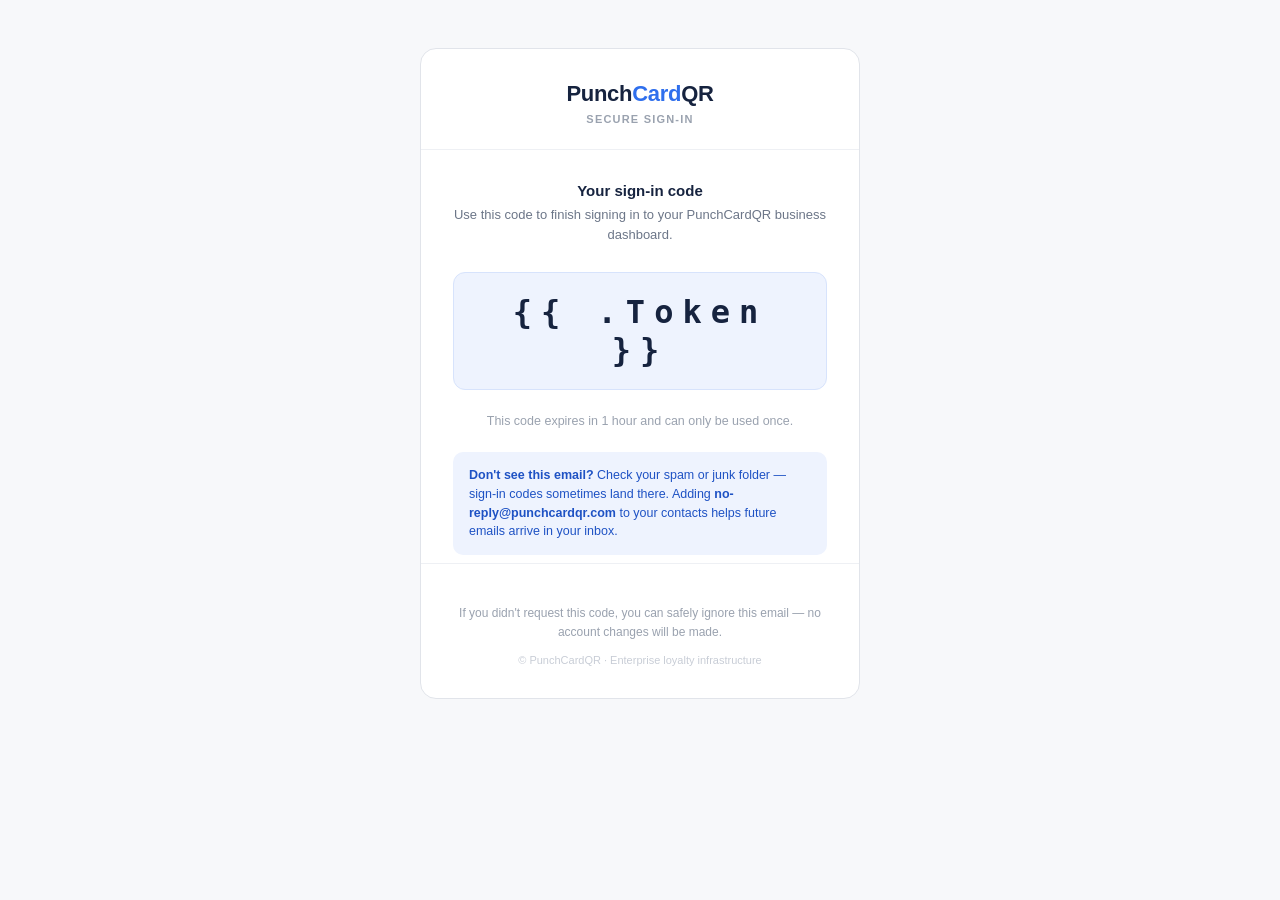
<file: supabase/templates/owner_otp.html>
<body style="margin:0; padding:0; background:#F7F8FA; font-family:-apple-system,BlinkMacSystemFont,'Segoe UI',Helvetica,Arial,sans-serif;">
  <table role="presentation" width="100%" cellpadding="0" cellspacing="0" style="background:#F7F8FA; padding:48px 16px;">
    <tr>
      <td align="center">
        <table role="presentation" width="100%" cellpadding="0" cellspacing="0" style="max-width:440px; background:#FFFFFF; border-radius:16px; overflow:hidden; border:1px solid #E1E4EA;">

          <!-- Brand header -->
          <tr>
            <td style="padding:32px 32px 24px; text-align:center; border-bottom:1px solid #EEF0F4;">
              <span style="font-size:22px; font-weight:800; letter-spacing:-0.3px;">
                <span style="color:#16233F;">Punch</span><span style="color:#2F6FED;">Card</span><span style="color:#16233F;">QR</span>
              </span>
              <div style="margin-top:6px; font-size:11px; font-weight:600; letter-spacing:1.2px; color:#9AA2AF; text-transform:uppercase;">
                Secure sign-in
              </div>
            </td>
          </tr>

          <!-- Copy -->
          <tr>
            <td style="padding:32px 32px 8px; text-align:center;">
              <p style="margin:0; font-size:15px; color:#16233F; font-weight:600;">Your sign-in code</p>
              <p style="margin:6px 0 0; font-size:13px; color:#6C7688; line-height:1.5;">
                Use this code to finish signing in to your PunchCardQR business dashboard.
              </p>
            </td>
          </tr>

          <!-- Code -->
          <tr>
            <td style="padding:20px 32px 8px; text-align:center;">
              <div style="display:inline-block; background:#EEF3FE; border:1px solid #D7E3FC; border-radius:12px; padding:20px 28px; font-size:32px; font-weight:800; letter-spacing:9px; color:#16233F; font-family:'SFMono-Regular',Consolas,Menlo,monospace;">
                {{ .Token }}
              </div>
            </td>
          </tr>

          <!-- Expiry -->
          <tr>
            <td style="padding:16px 32px 0; text-align:center;">
              <p style="margin:0; font-size:12.5px; color:#9AA2AF;">
                This code expires in 1 hour and can only be used once.
              </p>
            </td>
          </tr>

          <!-- Spam notice -->
          <tr>
            <td style="padding:24px 32px 8px;">
              <table role="presentation" width="100%" cellpadding="0" cellspacing="0" style="background:#EEF3FE; border-radius:10px;">
                <tr>
                  <td style="padding:14px 16px; font-size:12.5px; color:#1E52C4; line-height:1.5;">
                    <strong>Don't see this email?</strong> Check your spam or junk folder — sign-in codes sometimes land there. Adding
                    <strong>no-reply@punchcardqr.com</strong> to your contacts helps future emails arrive in your inbox.
                  </td>
                </tr>
              </table>
            </td>
          </tr>

          <!-- Footer -->
          <tr>
            <td style="padding:24px 32px 32px; text-align:center; border-top:1px solid #EEF0F4; margin-top:8px;">
              <p style="margin:16px 0 0; font-size:12px; color:#9AA2AF; line-height:1.6;">
                If you didn't request this code, you can safely ignore this email — no account changes will be made.
              </p>
              <p style="margin:12px 0 0; font-size:11px; color:#C8CDD6;">
                © PunchCardQR · Enterprise loyalty infrastructure
              </p>
            </td>
          </tr>

        </table>
      </td>
    </tr>
  </table>
</body>
</file>
